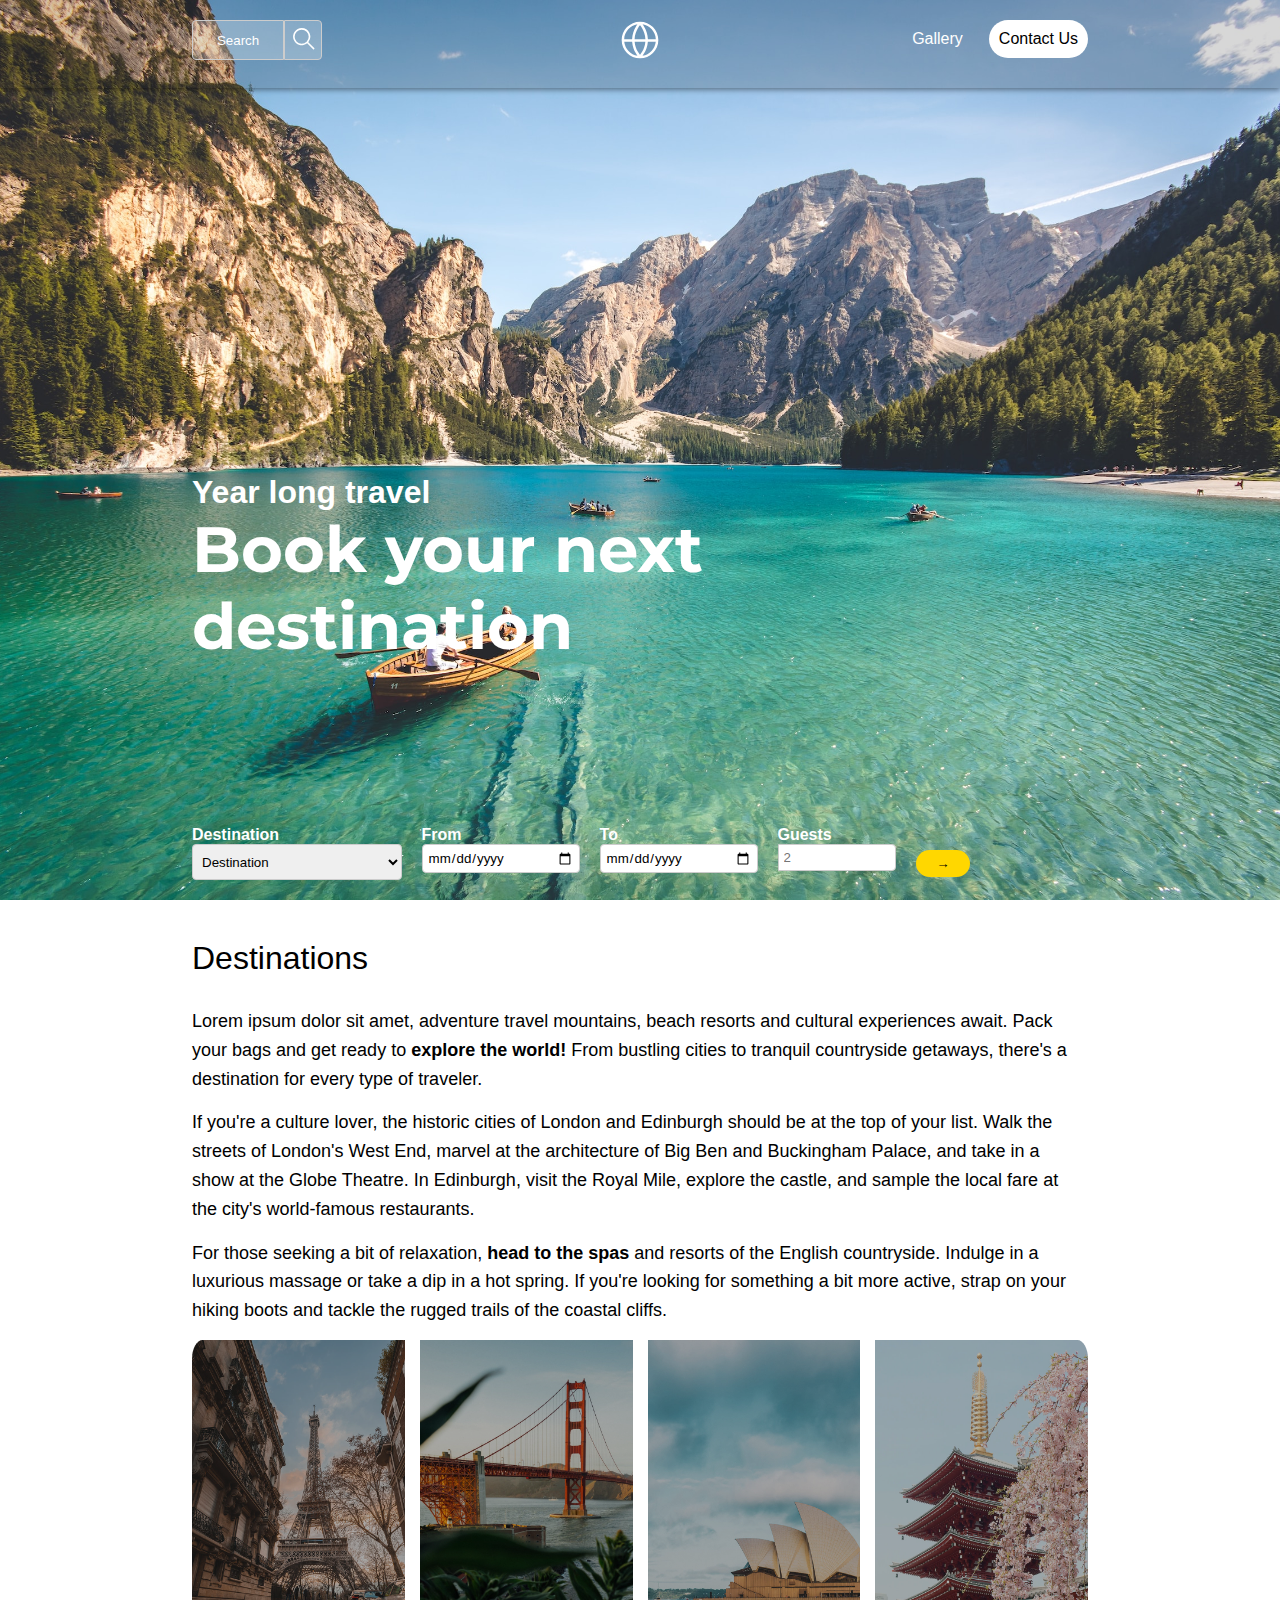
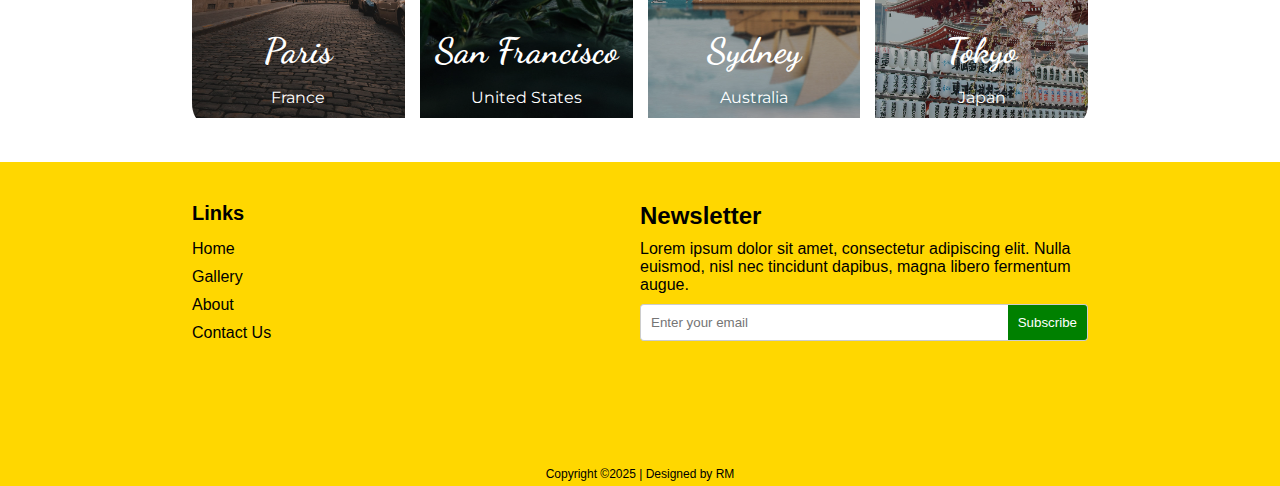
<file: Travel agency page/index.html>
<!DOCTYPE html>
<html lang="en">
  <head>
    <meta charset="utf-8">
    <meta name="viewport" content="width=device-width, initial-scale=1">
    <title>Travel Agency</title>
    <meta name="description" content="Travel agency: Homepage">
    <meta name="author" content="You">
    <link
      href="https://cdn.jsdelivr.net/npm/bootstrap@5.2.3/dist/css/bootstrap.min.css"
      rel="stylesheet"
      integrity="sha384-rbsA2VBKQhggwzxH7pPCaAqO46MgnOM80zW1RWuH61DGLwZJEdK2Kadq2F9CUG65"
      crossorigin="anonymous"
    >
    <link
      href="https://fonts.googleapis.com/css?family=Dancing+Script&family=Montserrat:400,700&&display=swap"
      rel="stylesheet"
    >
    <link href="./css/header.css" rel="stylesheet" type="text/css">
    <link href="./css/destinations.css" rel="stylesheet" type="text/css">
    <link href="./css/footer.css" rel="stylesheet" type="text/css">
  </head>
  <body class="use-header-styles">
    <header>
      <!-- Navbar Section -->
    <nav class="navbar" id="navbar">

      <!-- Search Section -->
      <div class="search">
        <input type="text" placeholder="Search" class="search-input">
        <button id="search-button"><img src="./icons/search-white.svg" alt="Search" class="search-icon"></button>
      </div>

      <!-- Logo Section -->
       <a href="index.html" class="logo">
        <div class="logo-container">
          <img src="./icons/globe-white.svg" alt="Logo" class="logo">
        </div>
      </a>

      <!-- Menu Section -->
      <div class="menu">
        <input type="checkbox" id="menu-toggle" class="menu-toggle">
        <label for="menu-toggle" class="menu-icon">
            <!-- Hamburger icon -->
            <img src="./icons/three-bars-white.svg" alt="Menu" class="menu-icon">
        </label>
        <ul class="menu-list">
          <li><a href="gallery.html" class="menu-link destinations-btn">Gallery</a></li>
          <li><a href="contact.html" class="menu-link signin-btn">Contact Us</a></li>
      </ul>
      
    </div>
    </nav>
      
      <div class="header-content">
        <div class="tagline">Year long travel</div>
        <h1 class="main-title">
          Book your next<br>
          destination
        </h1>
        <!-- Booking form -->
      </div>
      <form>
        <fieldset>
            <div>
                <label for="destination">Destination</label>
                <select name="destination" id="destination" required>
                    <option value="" disabled selected>Destination</option>
                    <option value="paris">Paris</option>
                    <option value="tokyo">Tokyo</option>
                    <option value="sydney">Sydney</option>
                    <option value="sanFrancisco">San Francisco</option>
                </select>
            </div>
  
            <div class="date-range">
              <div>
                  <label for="date-from">From</label>
                  <input type="date" id="date-from" name="date-from">
              </div>
              <div>
                  <label for="date-to">To</label>
                  <input type="date" id="date-to" name="date-to">
              </div>
          </div>
  
            <div>
                <label for="guests">Guests</label>
                <input placeholder="2" type="number" name="guests" id="guests" min="1" max="10" step="1" required>
            </div>
  
            <div>
                <button id="form-button" type="submit" class="submit-button">&#8594;</button>
            </div>
  
          </fieldset>
      </form>
    </header>
    
    <section class="home-section">
      <h2>Destinations</h2>
        <div>
          <p>
            Lorem ipsum dolor sit amet, adventure travel mountains, beach resorts
            and cultural experiences await. Pack your bags and get ready to
            <b>explore the world!</b> From bustling cities to tranquil countryside
            getaways, there's a destination for every type of traveler.
          </p>
          <p>
            If you're a culture lover, the historic cities of London and 
            Edinburgh should be at the top of your list. Walk the streets 
            of London's West End, marvel at the architecture of Big Ben 
            and Buckingham Palace, and take in a show at the Globe Theatre. 
            In Edinburgh, visit the Royal Mile, explore the castle, and 
            sample the local fare at the city's world-famous restaurants.
          </p>
          <p>
            For those seeking a bit of relaxation, <b>head to the spas</b> and
            resorts of the English countryside. Indulge in a luxurious massage or
            take a dip in a hot spring. If you're looking for something a bit more
            active, strap on your hiking boots and tackle the rugged trails of the
            coastal cliffs.
          </p>
        </div>
        <div class="image-grid">
          <a href="paris.html" class="paris-link">
            <div class="destination_image" id="corner-image-1">
              <img src="./images/destinations/paris.jpg" alt="Paris image with Eiffel Tower">
              <h3>Paris</h3>
              <h4>France</h4>
            </div>
          </a>
            <div class="destination_image">
              <img src="./images/destinations/san-francisco.jpg" alt="San Francisco image with Golden Gate Bridge">
              <h3>San Francisco</h3>
              <h4>United States</h4>
            </div>
            <div class="destination_image">
              <img src="./images/destinations/sydney.jpg" alt="Sydney image with Opera House">
              <h3>Sydney</h3>
              <h4>Australia</h4>
            </div>
            <div class="destination_image" id="corner-image-2">
              <img src="./images/destinations/tokyo.jpg" alt="Tokyo image with Skytree">
              <h3>Tokyo</h3>
              <h4>Japan</h4>
            </div>
        </div>
    </section>
    
    <footer class="footer">
      <div class="footer-container">
        <!-- Links -->
        <div class="links">
          <div class="col-lg-3 col-md-6 mb-4">
            <h5 class="mb-3 text-dark">Links</h5>
            <ul class="list-unstyled mb-0">
              <li class="mb-1">
                <a href="index.html" class="link">Home</a>
              </li>
              <li class="mb-1">
                <a href="gallery.html" class="link">Gallery</a>
              </li>
              <li class="mb-1">
                <a href="#" class="link">About</a>
              </li>
              <li>
                <a href="contact.html" class="link">Contact Us</a>
              </li>
            </ul>
          </div>
        </div>
    
        <!-- Newsletter form -->
        <div class="newsletter">
          <div class="container">
            <div class="row">
              <div class="col-sm-12">
                <div class="single">
                  <h3>Newsletter</h3>
                  <div>
                    <p class="newsletter-text">
                      Lorem ipsum dolor sit amet, consectetur adipiscing elit. Nulla
                      euismod, nisl nec tincidunt dapibus, magna libero fermentum augue.
                    </p>
                  </div>
                  <div class="input-group">
                    <input type="email" class="form-control" placeholder="Enter your email">
                    <span class="input-group-btn">
                    <button class="btn btn-theme" type="submit">Subscribe</button>
                    </span>
                  </div>
                </div>
              </div>
            </div>
          </div>
        </div>
      </div>
      <div class="footerBottom">
        <p>Copyright &copy;2025 | Designed by RM</p>
      </div>
    </footer>
    
    
  </body>
</html>
</file>
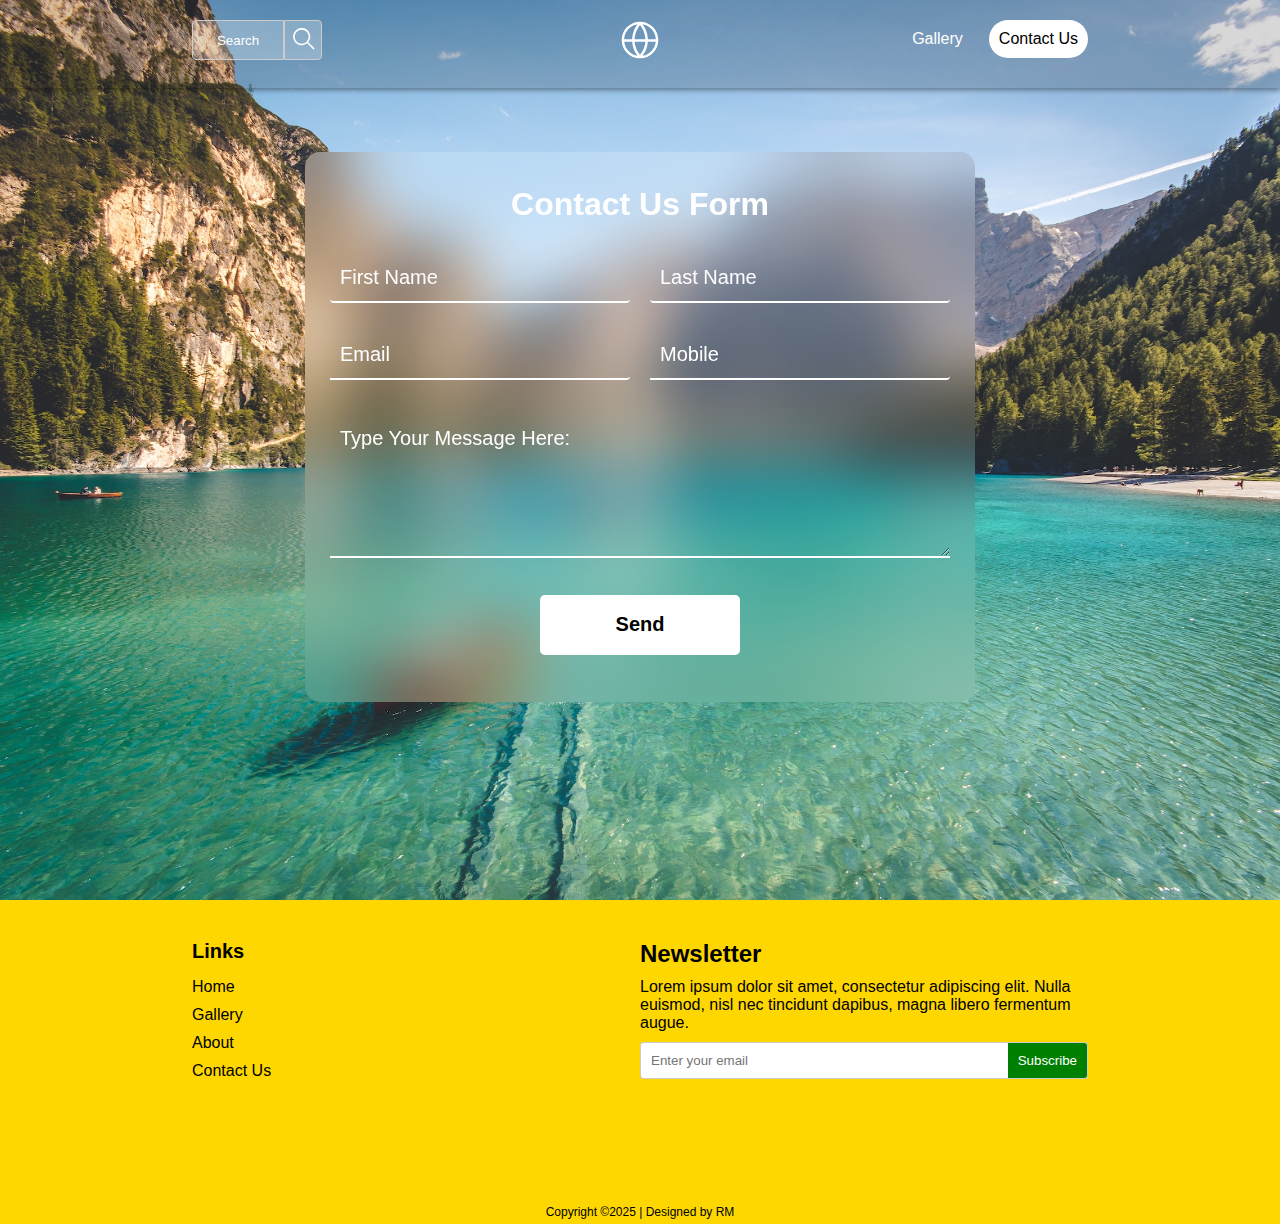
<file: Travel agency page/contact.html>
<!DOCTYPE html>
<html lang="en">
<head>
    <meta charset="UTF-8">
    <meta name="viewport" content="width=device-width, initial-scale=1.0">
    <title>Contact Us</title>
    <link rel="stylesheet" href="./css/contact.css"> 
    <link rel="stylesheet" href="./css/header.css">
    <link rel="stylesheet" href="./css/footer.css">
</head>
<body>
    <header>
        <!-- Navbar Section -->
        <nav class="navbar">
    
          <!-- Search Section -->
          <div class="search">
            <input type="text" placeholder="Search" class="search-input">
            <button id="search-button"><img src="./icons/search-white.svg" alt="Search" class="search-icon"></button>
          </div>
    
          <!-- Logo Section -->
          <a href="index.html" class="logo">
            <div class="logo-container">
              <img src="./icons/globe-white.svg" alt="Logo" class="logo">
            </div>
          </a>
    
          <!-- Menu Section -->
          <div class="menu">
            <input type="checkbox" id="menu-toggle" class="menu-toggle">
            <label for="menu-toggle" class="menu-icon">
                <!-- Hamburger icon -->
                <img src="./icons/three-bars-white.svg" alt="Menu" class="menu-icon">
            </label>
            <ul class="menu-list">
              <li><a href="gallery.html" class="menu-link destinations-btn">Gallery</a></li>
              <li><a href="contact.html" class="menu-link signin-btn">Contact Us</a></li>
          </ul>
        </div>
        </nav>
        <div class="contact-container">
            <form action="success.html" method="get" autocomplete="off">
                <h1>Contact Us Form</h1>
                <input type="text" id="firstName" placeholder="First Name" required>
                <input type="text" id="lastName" placeholder="Last Name" required>
                <input type="email" id="email" placeholder="Email" required>
                <input type="tel" id="mobile" placeholder="Mobile" required pattern="[0-9]" title="enter numbers">
                <h4>Type Your Message Here:</h4>
                <textarea id="message" required></textarea>
                <button type="submit" id="button">Send</button>
            </form>
        </div>
        </header>
        <footer class="footer">
            <div class="footer-container">
                  <!-- Links -->
                <div class="links">
                <div class="col-lg-3 col-md-6 mb-4">
                    <h5 class="mb-3 text-dark">Links</h5>
                    <ul class="list-unstyled mb-0">
                    <li class="mb-1">
                        <a href="index.html" class="link">Home</a>
                    </li>
                    <li class="mb-1">
                        <a href="gallery.html" class="link">Gallery</a>
                    </li>
                    <li class="mb-1">
                        <a href="#" class="link">About</a>
                    </li>
                    <li>
                        <a href="contact.html" class="link">Contact Us</a>
                    </li>
                    </ul>
                </div>
                </div>
              
                  <!-- Newsletter form -->
                <div class="newsletter">
                <div class="container">
                    <div class="row">
                    <div class="col-sm-12">
                        <div class="single">
                        <h3>Newsletter</h3>
                        <div>
                            <p class="newsletter-text">
                            Lorem ipsum dolor sit amet, consectetur adipiscing elit. Nulla
                            euismod, nisl nec tincidunt dapibus, magna libero fermentum augue.
                            </p>
                        </div>
                        <div class="input-group">
                            <input type="email" class="form-control" placeholder="Enter your email">
                            <span class="input-group-btn">
                            <button class="btn btn-theme" type="submit">Subscribe</button>
                            </span>
                        </div>
                        </div>
                    </div>
                    </div>
                </div>
                </div>
            </div>
            <div class="footerBottom">
                <p>Copyright &copy;2025 | Designed by RM</p>
            </div>
        </footer>
    
</body>
</html>
</file>
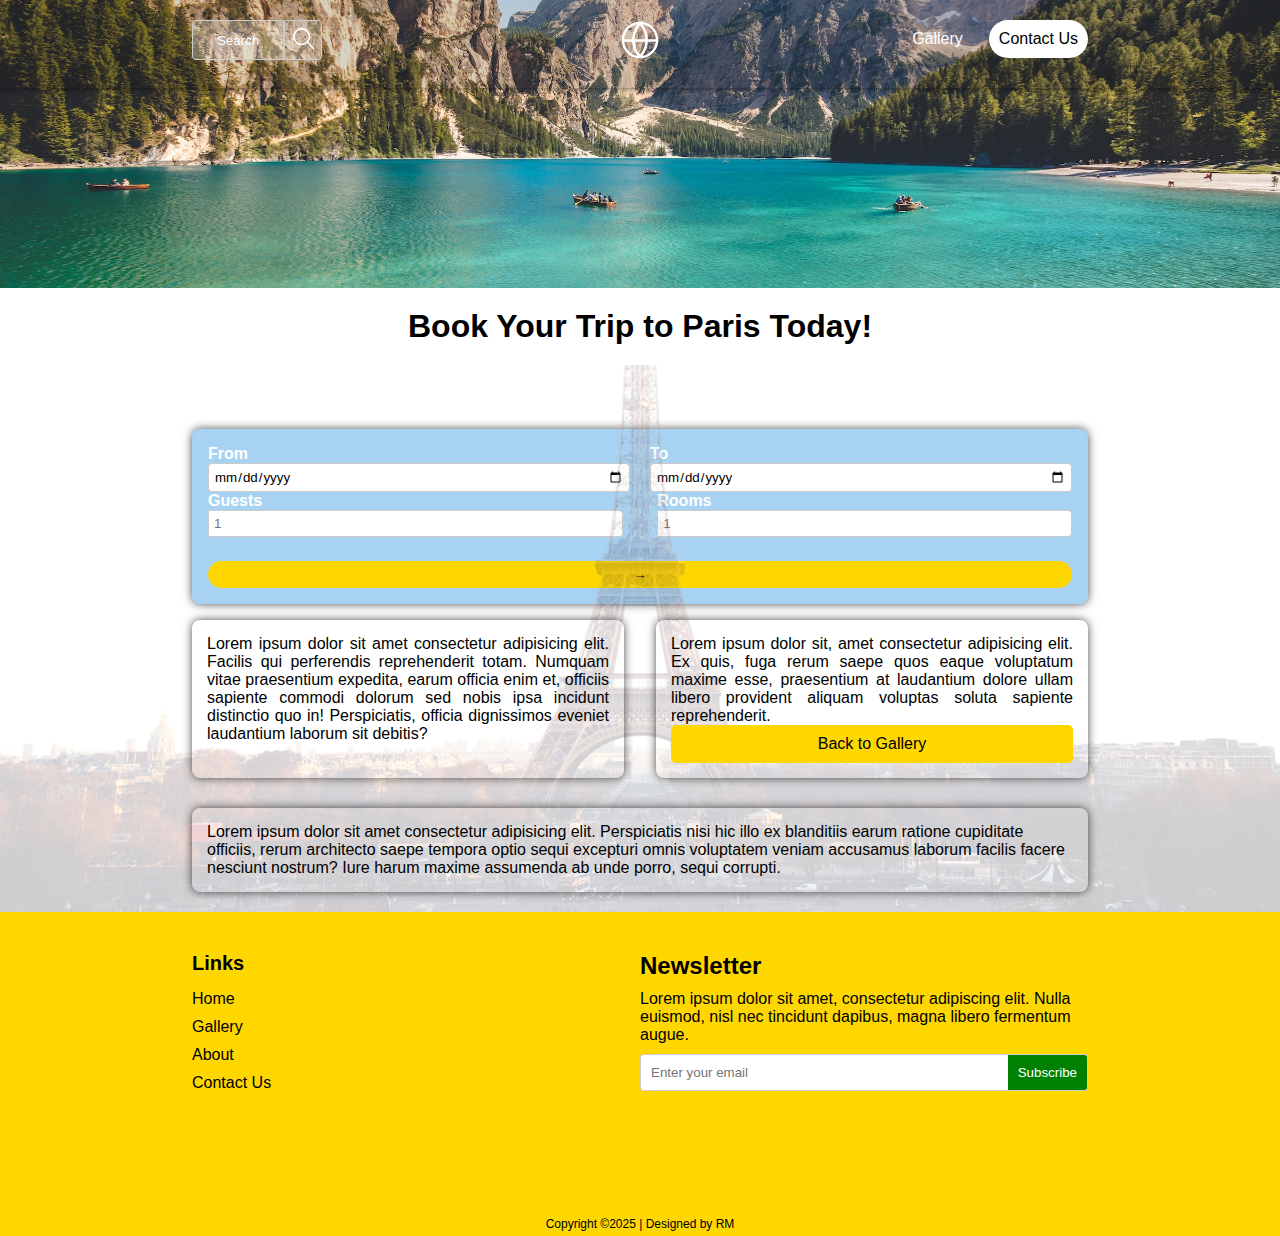
<file: Travel agency page/paris.html>
<!DOCTYPE html>
<html lang="en">
<head>
    <meta charset="UTF-8">
    <meta name="viewport" content="width=device-width, initial-scale=1.0">
    <title>Trip to Paris</title>
    <link rel="stylesheet" href="./css/paris.css">
    <link href="./css/footer.css" rel="stylesheet" type="text/css">
    <link href="./css/header.css" rel="stylesheet" type="text/css">
</head>
<body>
    <header>
        <!-- Navbar Section -->
        <nav class="navbar">
    
          <!-- Search Section -->
          <div class="search">
            <input type="text" placeholder="Search" class="search-input">
            <button id="search-button"><img src="./icons/search-white.svg" alt="Search" class="search-icon"></button>
          </div>
    
          <!-- Logo Section -->
          <a href="index.html" class="logo">
            <div class="logo-container">
              <img src="./icons/globe-white.svg" alt="Logo" class="logo">
            </div>
          </a>
    
          <!-- Menu Section -->
          <div class="menu">
            <input type="checkbox" id="menu-toggle" class="menu-toggle">
            <label for="menu-toggle" class="menu-icon">
                <!-- Hamburger icon -->
                <img src="./icons/three-bars-white.svg" alt="Menu" class="menu-icon">
            </label>
            <ul class="menu-list">
              <li><a href="gallery.html" class="menu-link destinations-btn">Gallery</a></li>
              <li><a href="contact.html" class="menu-link signin-btn">Contact Us</a></li>
          </ul>
        </div>
        </nav>
        
        </header>
    
        <div class="paris-main">
            <div class="paris-name-container">
                <h1>Book Your Trip to Paris Today!</h1>
            </div>
        
            <div class="paris-grid-container">
                <div class="paris-article">
                    <img src="./images/destinations/gallery/paris-page.png" alt="Eiffel Tower">
                        <div class="paris-form-container">
                            <div class="date-range">
                                <div>
                                    <label for="date-from">From</label>
                                    <input type="date" id="date-from" name="date-from">
                                </div>
                                <div>
                                    <label for="date-to">To</label>
                                    <input type="date" id="date-to" name="date-to">
                                </div>
                                </div>
                                <div class="paris-guests">
                                    <div>
                                        <label for="guests">Guests</label>
                                        <input placeholder="1" type="number" name="guests" id="guests" min="1" max="10" step="1" required>
                                    </div>
                                    <div>
                                        <label for="rooms">Rooms</label>
                                        <input placeholder="1" type="number" name="rooms" id="rooms" min="1" max="10" step="1" required>
                                    </div>
                                </div>
                                <div>
                                    <button id="form-button" type="submit" class="submit-button">&#8594;</button>
                                </div>
                        </div>
                    
            
                        <div class="paris-container">
                            <div class="paris-container-text">
                                <p>Lorem ipsum dolor sit amet consectetur adipisicing elit. 
                                    Facilis qui perferendis reprehenderit totam. Numquam vitae 
                                    praesentium expedita, earum officia enim et, officiis sapiente 
                                    commodi dolorum sed nobis ipsa incidunt distinctio quo in! 
                                    Perspiciatis, officia dignissimos eveniet laudantium laborum 
                                    sit debitis?</p>
                            </div>
                            <div class="paris-container-text">
                                <p>Lorem ipsum dolor sit, amet consectetur adipisicing elit. Ex 
                                    quis, fuga rerum saepe quos eaque voluptatum maxime esse, 
                                    praesentium at laudantium dolore ullam libero provident 
                                    aliquam voluptas soluta sapiente reprehenderit.</p>
                                    <a href="gallery.html" class="paris-form-container-button">Back to Gallery</a>
                            </div>
                        </div>
                            <div class="paris-container-text" id="third-text">
                                <p>Lorem ipsum dolor sit amet consectetur adipisicing elit. 
                                    Perspiciatis nisi hic illo ex blanditiis earum ratione 
                                    cupiditate officiis, rerum architecto saepe tempora optio 
                                    sequi excepturi omnis voluptatem veniam accusamus laborum 
                                    facilis facere nesciunt nostrum? Iure harum maxime assumenda 
                                    ab unde porro, sequi corrupti.</p>
                            </div>
                    </div>  
            </div>
        </div>
        

    <footer class="footer">
        <div class="footer-container">
              <!-- Links -->
            <div class="links">
            <div class="col-lg-3 col-md-6 mb-4">
                <h5 class="mb-3 text-dark">Links</h5>
                <ul class="list-unstyled mb-0">
                <li class="mb-1">
                    <a href="index.html" class="link">Home</a>
                </li>
                <li class="mb-1">
                    <a href="gallery.html" class="link">Gallery</a>
                </li>
                <li class="mb-1">
                    <a href="#" class="link">About</a>
                </li>
                <li>
                    <a href="contact.html" class="link">Contact Us</a>
                </li>
                </ul>
            </div>
            </div>
          
              <!-- Newsletter form -->
            <div class="newsletter">
            <div class="container">
                <div class="row">
                <div class="col-sm-12">
                    <div class="single">
                    <h3>Newsletter</h3>
                    <div>
                        <p class="newsletter-text">
                        Lorem ipsum dolor sit amet, consectetur adipiscing elit. Nulla
                        euismod, nisl nec tincidunt dapibus, magna libero fermentum augue.
                        </p>
                    </div>
                    <div class="input-group">
                        <input type="email" class="form-control" placeholder="Enter your email">
                        <span class="input-group-btn">
                        <button class="btn btn-theme" type="submit">Subscribe</button>
                        </span>
                    </div>
                    </div>
                </div>
                </div>
            </div>
            </div>
        </div>
        <div class="footerBottom">
            <p>Copyright &copy;2025 | Designed by RM</p>
          </div>
    </footer>
</body>
</html>
</file>
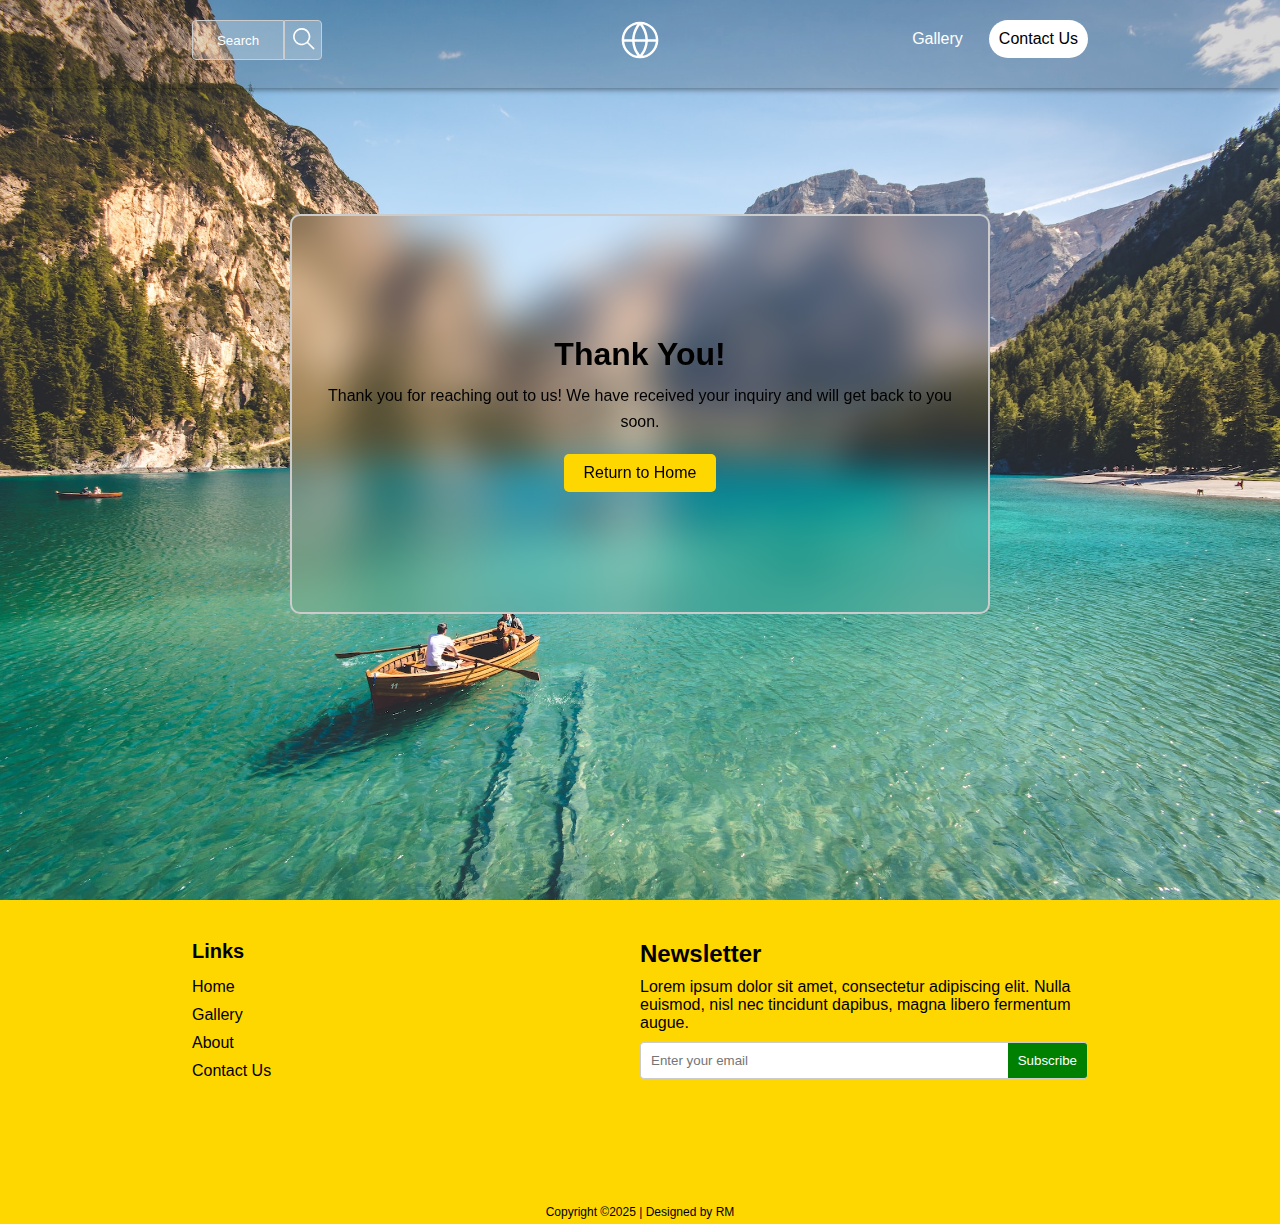
<file: Travel agency page/success.html>
<!DOCTYPE html>
<html lang="en">
<head>
    <meta charset="UTF-8">
    <meta name="viewport" content="width=device-width, initial-scale=1.0">
    <title>Contact Form Submitted</title>
    <link rel="stylesheet" href="./css/success.css">
    <link rel="stylesheet" href="./css/header.css">
    <link rel="stylesheet" href="./css/footer.css">
</head>
<body>
    <header>
        <!-- Navbar Section -->
        <nav class="navbar">
    
          <!-- Search Section -->
          <div class="search">
            <input type="text" placeholder="Search" class="search-input">
            <button id="search-button"><img src="./icons/search-white.svg" alt="Search" class="search-icon"></button>
          </div>
    
          <!-- Logo Section -->
          <a href="index.html" class="logo">
            <div class="logo-container">
              <img src="./icons/globe-white.svg" alt="Logo" class="logo">
            </div>
          </a>
    
          <!-- Menu Section -->
          <div class="menu">
            <input type="checkbox" id="menu-toggle" class="menu-toggle">
            <label for="menu-toggle" class="menu-icon">
                <!-- Hamburger icon -->
                <img src="./icons/three-bars-white.svg" alt="Menu" class="menu-icon">
            </label>
            <ul class="menu-list">
              <li><a href="gallery.html" class="menu-link destinations-btn">Gallery</a></li>
              <li><a href="contact.html" class="menu-link signin-btn">Contact Us</a></li>
          </ul>
        </div>
        </nav>
    <div class="success-main">
        <div class="success-container">
            <h6>Thank You!</h6>
            <p>Thank you for reaching out to us! We have received your inquiry and will get back to you soon.</p>
            <a href="index.html">Return to Home</a>
        </div> 
    </div>

</header>
<footer class="footer">
    <div class="footer-container">
          <!-- Links -->
        <div class="links">
        <div class="col-lg-3 col-md-6 mb-4">
            <h5 class="mb-3 text-dark">Links</h5>
            <ul class="list-unstyled mb-0">
            <li class="mb-1">
                <a href="index.html" class="link">Home</a>
            </li>
            <li class="mb-1">
                <a href="gallery.html" class="link">Gallery</a>
            </li>
            <li class="mb-1">
                <a href="#" class="link">About</a>
            </li>
            <li>
                <a href="contact.html" class="link">Contact Us</a>
            </li>
            </ul>
        </div>
        </div>
      
          <!-- Newsletter form -->
        <div class="newsletter">
        <div class="container">
            <div class="row">
            <div class="col-sm-12">
                <div class="single">
                <h3>Newsletter</h3>
                <div>
                    <p class="newsletter-text">
                    Lorem ipsum dolor sit amet, consectetur adipiscing elit. Nulla
                    euismod, nisl nec tincidunt dapibus, magna libero fermentum augue.
                    </p>
                </div>
                <div class="input-group">
                    <input type="email" class="form-control" placeholder="Enter your email">
                    <span class="input-group-btn">
                    <button class="btn btn-theme" type="submit">Subscribe</button>
                    </span>
                </div>
                </div>
            </div>
            </div>
        </div>
        </div>
    </div>
    <div class="footerBottom">
        <p>Copyright &copy;2025 | Designed by RM</p>
    </div>
</footer>
</body>
</html>
</file>
<file: Travel agency page/css/header.css>
* {
    box-sizing: border-box;
    padding: 0;
    margin: 0;
    font-family: Arial, Helvetica, sans-serif;
  }

header {
  display: flex;
  flex-direction: column;
  justify-content: space-between;
  background-image: url("../images/header.jpg");
  background-size: cover;
  background-position: center;
  color: white;
  padding-bottom: 20px;
  margin: 0 auto;
  height: 100vh;
}

.header-content, form {
  width: 70%;
  margin: 0 auto;
}

.navbar {
  display: flex;
  justify-content: space-between;
  align-items: center;
  background-color: rgba(10, 10, 10, 0.164);
  box-shadow: 0 2px 5px rgba(0, 0, 0, 0.4);
  width: 100%;
  position: relative;
  margin: 0 auto;
  padding: 20px 15%;
}

.navbar .logo-container {
  position: absolute;
  left: 50%;
  transform: translateX(-50%);
}

.navbar .logo {
  width: 40px;
  height: 100%;
}

.navbar .search {
  display: flex;
  width: 130px;
  position: relative;
  height: 100%;
}

#search-button {
  background-color: rgba(255, 255, 255, 0.264);
  width: 50px;
  height: 40px;
}

.navbar .search-icon {
  width: 25px;
  height: 25px;
  margin-right: 0px;
}

.navbar .search-input {
  height: 40px;
  border-radius: 4px 0 0 4px;
  background-color: transparent;
  color: black;
  outline: none;
  background-color: rgba(255, 255, 255, 0.264);
}

.navbar .search-input::placeholder {
  color: white;
  text-align: center;
}

.navbar .menu {
  display: flex;
  justify-content: flex-end;
  gap: 10px;
  position: relative;
}

.navbar .menu-list {
  display: flex;
  gap: 1rem;
  list-style: none;
  padding: 0;
  margin: 0;
}

.navbar .menu-icon {
  display: none;
  cursor: pointer;
  width: 30px;
  height: 30px;
}

#menu-toggle {
  display: none;
}

.main-title {
  font-size: 4rem;
  font-family: "Montserrat", sans-serif;
  font-weight: bolder;
  line-height: 1.2;
}

.tagline {
  margin-top: 25%;
  font-size: 2rem;
  font-weight: bold;
}

fieldset {
  border: none;
  display: flex;
  flex-direction: row;
  gap: 20px;
}

.date-range {
  display: flex;
  gap: 20px;
}

.date-range div {
  flex: 1;
}

.date-range input[type="date"] {
  width: 100%;
  border-radius: 4px;
}

/* Form */
label {
  font-weight: bold;
}

input,
select,
button {
  width: 100%;
  padding: 5px;
  border: 1px solid #ccc;
  border-radius: 0 4px 4px 0;
  margin: 0px;
  color: black;
}

input[type="text"],
select {
  height: 36px;
  padding: 5px;
  border: 1px solid #ccc;
  border-radius: 4px;
}

#form-button {
  background-color: gold;
  padding: 6px 20px;
  border: none;
  margin-top: 24px;
  border-radius: 40px;
}

#form-button:hover {
  background-color: goldenrod;
}

.menu-link {
    display: inline-block;
    text-decoration: none;
    padding: 10px;
    font-size: 16px;
    border-radius: 40px;
    color: white;
    transition: background-color 0.3s ease, transform 0.2s ease;
    border: none;
    text-align: center;
    box-sizing: border-box;
  }
  
  .menu-link.signin-btn {
    background-color: white;
    color: black;
  }
  
  .menu-link.signin-btn:hover,
  .menu-link.destinations-btn:hover {
    background-color: rgb(251, 223, 151);
    transform: scale(1.1);
    color: rgb(2, 12, 36);
  }

@media (max-width: 768px) {
  .header-content,
  form {
    width: 90%;
    padding: 0;
  }

.navbar {
  padding: 20px 5%;
  }

  .navbar .menu-list {
    display: none;
    flex-direction: column;
    padding: 18px;
    background-color: rgba(218, 165, 32, 0.879);
    opacity: 0.9;
    position: absolute;
    top: 100%;
    right: 0;
    height: auto;
    box-shadow: 0 2px 5px rgba(0, 0, 0, 0.5);
    border-radius: 5px;
    z-index: 10;
    margin-left: auto;
  }

  #menu-toggle:checked + label + .menu-list {
    display: flex;
  }

  .navbar .menu-icon {
    display: block;
  }

  .navbar .menu-icon div {
    width: 30px;
    height: 40px;
    background-color: white;
    margin: 5px 0;
  }

  .navbar .menu-link {
    font-size: 16px;
    padding: 14px 20px;
    color: white;
    text-align: left;
    width: 100%; 
    box-sizing: border-box;
  }

  .navbar .menu-link.destinations-btn,
  .navbar .menu-link.signin-btn {
    background: none;
  }

  .navbar .menu-link:hover {
    background-color: rgba(255, 255, 255, 0.15);
  }

  .main-title {
    font-size: 40px;
  }

  .tagline {
    margin-top: 20%;
    font-size: 20px;
    font-weight: bold;
  }

  fieldset {
    flex-direction: column;
  }

  .menu-link {
    color: white;
    text-decoration: none;
    padding: 10px;
  }

  .menu-link:hover {
    background-color: rgba(255, 255, 255, 0.1);
  }
}

@media (max-height: 700px) {
  header {
    height: 700px;
  }
}
</file>
<file: Travel agency page/css/destinations.css>
.home-section {
    background-color: #fff;
    margin: 0 auto;
    padding-bottom: 40px;
    padding-top: 40px;
    width: 70%;
  }

.paris-link {
  cursor: pointer;
}
  
  .home-section h2 {
    font-size: 32px;
    font-weight: normal;
    text-align: left;
    margin-bottom: 30px;
  }
  
  .home-section p {
    font-size: 18px;
    line-height: 1.6;
    margin-bottom: 15px;
    display: inline-block;
    width: 33%;
    vertical-align: top;
    padding-right: 10px;
  }
  
  /* Image Styling */
  .image-grid {
    display: flex;
    gap: 15px;
    justify-content: center;
  }
  
  .destination_image {
    position: relative;
    overflow: hidden;
    text-align: center;
  }

  #corner-image-1 {
    border-radius: 5% 0 0 5%;
  }
  
  #corner-image-2 {
    border-radius: 0 5% 5% 0;
  }

  .destination_image img {
    width: 100%;
    height: auto;
    filter: brightness(70%);
    transition: transform 0.5s;
  }

  .destination_image img:hover {
    transform: scale(1.5);
    filter: brightness(95%);
  }

  .destination_image h3, .destination_image h4 {
    position: absolute;
    color: white;
    width: 100%;
    left: 0;
    padding: 10px;
    margin: 0;
  }
  
  .destination_image h3 {
    bottom: 40px;
    font-weight: 900;
    font-size: 2.2rem;
    font-family: 'Dancing Script', sans-serif;
  }
  
  .destination_image h4 {
    bottom: 5px;
    font-weight: normal;
    font-size: 1rem;
    font-family: 'Montserrat', sans-serif;
  }
  
  @media (max-width: 768px) {
    .destination_image {
      width: 100%;
      border-radius: 5%;
    }

    #corner-image-1 {
      border-radius: 5%;
    }
    
    #corner-image-2 {
      border-radius: 5%;
    }

    .home-section {
      width: 90%;
    }

    .home-section p {
      width: 100%;
      padding-right: 0;
    }

    .image-grid {
        display: grid;
        grid-template-columns: repeat(2, 1fr);
        justify-items: center;
        gap: 15px;
    }

    .destination_image h3 {
        font-size: 22px;
    }

    .destination_image h4 {
        font-size: 14px;
    }
  }
  
@media (max-width: 1300px) {
  .home-section p {
    width: 100%;
  }
}
</file>
<file: Travel agency page/css/footer.css>
.footer {
    background-color: gold;
}

.footer-container {
    display: flex;
    color: black;
    margin: 0 auto;
    padding-bottom: 80px;
    padding-top: 40px;
    width: 70%;
  }
  
  .links, .newsletter {
    width: 70%;
    margin: 0 auto; 
  }

  /* Footer Links */
  .links {
    display: flex;
    justify-content: space-between;
    margin-bottom: 30px;
  }
  
  .col-lg-3 {
    width: 20%;
  }
  
  h5 {
    font-size: 20px;
    margin-bottom: 15px;
  }
  
  ul {
    list-style: none;
    padding: 0;
  }
  
  li {
    margin-bottom: 10px;
  }
  
  a.link {
    color: black;
    text-decoration: none;
    font-size: 16px;
  }
  
  a.link:hover {
    text-decoration: underline;
  }
  
  /* Newsletter Section */
  .newsletter .content {
    text-align: left;
  }
  .newsletter-text {
    font-size: 16px;
    margin-bottom: 20px;
    width: 100%;
  }
  
  .newsletter h3 {
    font-size: 24px;
    font-weight: bold;
    margin-bottom: 10px;
  }
  
  .newsletter p {
    font-size: 16px;
    margin-bottom: 10px;
  }
  
  .footer-container .input-group {
    display: flex;
    width: 100%;
    align-items: center;
    box-sizing: border-box;
}

.footer-container .input-group input[type="email"] {
    flex: 1;
    padding: 10px;
    border: 1px solid #ccc;
    border-right: none;
    border-radius: 4px 0 0 4px;
    box-sizing: border-box;
    min-width: 0;
}

.footer-container .input-group .btn {
    background-color: green;
    color: white;
    border: 1px solid #ccc;
    border-left: none; 
    cursor: pointer;
    border-radius: 0 4px 4px 0;
    box-sizing: border-box;
    white-space: nowrap;
    padding: 10px;
}

.footer-container .input-group .btn:hover {
    background-color: rgb(2, 90, 2);
}

.footerBottom {
    background-color: gold;
    color: black;
    text-align: center;
    padding: 5px 0;
    width: 100%;
    font-size: 12px;
  }
  
  @media (max-width: 768px) {
    .footer-container {
        flex-direction: column;
        align-items: flex-start;
        text-align: left;
        width: 90%;
        margin: 0;
    }

    .links, .newsletter {
        width: 100%;
        margin: 0;
    }

    .newsletter {
      padding-top: 20px; 
    }
    
    .col-sm-12 {
        padding: 0;
    }
  }
</file>
<file: Travel agency page/css/contact.css>
* {
    margin: 0;
    padding: 0;
    box-sizing: border-box;
}

.contact-container {
    display: flex;
    justify-content: center;
    align-items: flex-start;
    padding-top: 5%;
    box-sizing: border-box;
    margin-bottom: 20%;
}

.contact-container form {
    width: 670px;
    height: 550px;
    display: flex;
    justify-content: center;
    border-radius: 15px;
    background: rgba(255, 255, 255, 0.1);
    backdrop-filter: blur(30px);
    flex-wrap: wrap;
}

.contact-container form h1 {
    color: white;
    font-weight: 700;
    line-height: 2;
    margin-top: 20px;
    width: 500px;
    text-align: center;
}

.contact-container form input {
    width: 300px;
    height: 50px;
    padding-left: 10px;
    outline: none;
    border: none;
    font-size: 20px;
    margin-bottom: 10px;
    background: none;
    border-bottom: 2px solid #fff;
    color: white;
}

.contact-container form input::placeholder {
    color: white;
}

.contact-container form #lastName,
.contact-container form #mobile {
    margin-left: 20px;
}

.contact-container form h4 {
    color: white;
    font-weight: 300;
    margin-top: 20px;
    width: 600px;
    font-size: 20px;
}

.contact-container form textarea {
    background: none;
    border: none;
    border-bottom: 2px solid #fff;
    color: white;
    font-weight: 200;
    font-size: 20px;
    padding: 10px;
    outline: none;
    min-height: 90px;
    max-height: 90px;
    min-width: 620px;
    max-width: 620px;
}

.contact-container form button {
    background: #fff;
    border: none;
    cursor: pointer;
    font-size: 20px;
    font-weight: 600;
    color: black;
    margin-top: 20px;
    border-radius: 5px;
    width: 200px;
    height: 60px;
    padding: 0;
    margin-bottom: 30px;
    transition: 0.3s;
}

.contact-container form button:hover {
    background: black;
    color: white;
    transition: .5s ease;
}

@media (max-width: 768px) {
    .contact-container form {
        margin-top: 20px;
        flex-direction: column;
        height: auto;
        width: 90%;
    }

    .contact-container form h1,
    .contact-container form h4,
    .contact-container form input,
    .contact-container form textarea,
    .contact-container form button {
        width: 100%;
        margin: 10px 0;
    }

    .contact-container form input#lastName,
    .contact-container form input#mobile {
        margin-left: 0;
    }

    .contact-container form textarea {
        min-width: 100%;
        max-width: 100%;
    }

    .contact-container form h4 {
        margin-left: 10px;
    }
}
</file>
<file: Travel agency page/css/paris.css>
header {
    height: 18rem !important;
}

.paris-name-container h1 {
    color: black;
    font-size: 2rem;
    text-align: center;
}

.paris-name-container {
    display: block;
    width: fit-content;
    padding: 20px;
    margin: 0 auto;
}

.paris-main, .paris-article {
    position: relative;
    margin: 0;
    padding: 0;
}


.paris-article img {
    width: 100%;
    height: 100%;
    object-fit: cover;
}

.paris-form-container {
    position: absolute;
    top: 10%; 
    right: 15%;
    width: 30%;
    min-width: 300px;
    padding: 1rem;
    box-sizing: border-box;
    background: rgb(168, 210, 242);
    border-radius: 8px;
    color: white;
    box-shadow: 0 0 10px rgba(0, 0, 0, 0.7);
}

.paris-form-container input,
.paris-form-container button {
    width: 100%;
}

.paris-guests {
    display: flex;
    justify-content: space-between;
    width: 100%;
}

.paris-guests div {
    width: 48%;
}

.paris-form-container-button {
    display: inline-block;
    padding: 10px 10px;
    background-color: gold;
    color: black;
    text-decoration: none;
    border: none;
    border-radius: 5px;
    text-align: center;
    width: 100%;
}

.paris-form-container-button:hover {
    background-color: goldenrod;
}

.paris-container {
    display: grid;
    grid-template-columns: 1fr 1fr;
    gap: 1rem;
    position: absolute;
    top: 20%;
    left: 15%;
    width: 30%;
    margin-bottom: 20px;
    text-align: justify;
}

.paris-container-text {
    margin-bottom: 10px;
    border-radius: 8px;
    box-shadow: 0 0 10px rgba(0, 0, 0, 0.7);
    padding: 15px;
}

#third-text {
    position: absolute;
    top: 40%;
    right: 15%;
    width: auto;
    width: 30%;
    margin-bottom: 20px;
}

.paris-text {
    position: absolute;
    top: 50%;
    left: 50%;
    transform: translate(-50%, -50%);
    width: 100%;
    padding: 20px 15%;
    z-index: 1;
    color: white;
}

.paris-container-text button {
    margin-top: 10px;
    padding: 8px 8px;
    font-size: 1rem;
    background-color: gold;
    color: black;
    border: none;
    border-radius: 20px;
    cursor: pointer;
}

.paris-container-text button:hover {
    background-color: goldenrod;
}

@media (max-width: 1300px) {
    .paris-article {
        display: flex;
        flex-direction: column;
        height: auto;
    }

    .paris-form-container {
        position: static;
        width: 70%;
        margin: 0 auto 1rem;
        margin-top: 5%;
    }

    .paris-text {
        position: static;
        width: 100%;
        padding: 20px 15%;
    }

    .paris-article img {
        opacity: 0.2;
        position: absolute;
        top: 0;
        left: 0;
        width: 100%;
        height: 100%;
        object-fit: cover;
        object-position: bottom;
    }

    .paris-container {
        flex-direction: column;
        width: 70%;
        left: 15%;
        gap: 2rem;
        position: relative;
        top: auto;
        bottom: 0;
        margin-top: auto;
    }

    .paris-container-text {
        width: 100%;
    }

    .paris-text {
        position: relative;
        z-index: 1;
    }

    #third-text {
        position: relative;
        left: 15%;
        width: 70%;
    }
}

@media (max-width: 768px) {
    .paris-form-container {
        width: 90%;
    }

    .paris-text {
        width: 90%;
        margin-left: auto;
        margin-right: auto;
        padding: 0;
    }

    .paris-text p {
        width: 100%;
        text-align: center;
    }

    .paris-container {
        width: 90%;
        left: 5%;
    }
    
    #third-text {
        left: 5%;
        width: 90%;
    }
}
</file>
<file: Travel agency page/css/success.css>
.success-main {
    display: flex;
    align-items: center;
    justify-content: center;
    min-height: 100vh;
    padding: 20px;
    box-sizing: border-box;
}

.success-container {
    display: flex;
    flex-direction: column;
    align-items: center;
    justify-content: center;
    padding: 20px;
    text-align: center;
    border: 2px solid #ccc;
    border-radius: 10px;
    backdrop-filter: blur(20px);
    max-width: 700px;
    width: 100%;
    height: 400px;
    box-sizing: border-box;
    margin: 0;
    margin-top: -20%;
}

.success-container h6 {
    font-size: 2em;
    margin-bottom: 10px;
    color: black
}

.success-container p {
    margin-bottom: 20px;
    line-height: 1.6;
    color: black;
}

.success-container a {
    display: inline-block;
    padding: 10px 20px;
    background-color: gold;
    color: black;
    text-decoration: none;
    border-radius: 5px;
    transition: background-color 0.3s ease;
}

.success-container a:hover {
    background-color: goldenrod;
    transform: scale(1.2);
}

@media (max-width: 768px) {
    .success-container {
        margin-top: -50%;
    }
    .success-container h6 {
        font-size: 1.5em;
    }

    .success-container p {
        font-size: 0.9em;
    }
}
</file>
